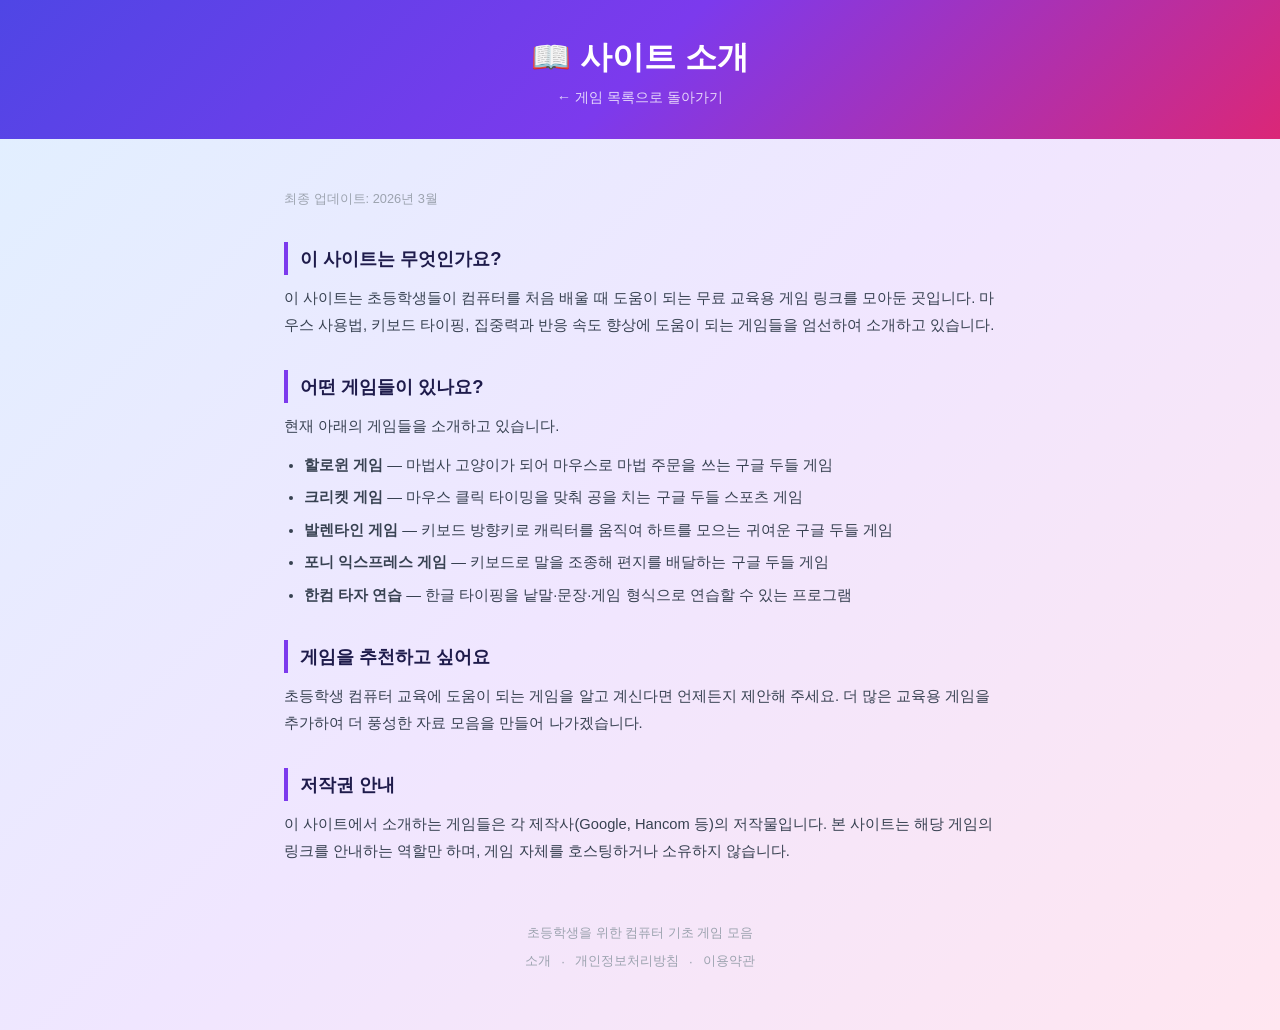
<file: about.html>
<!DOCTYPE html>
<html lang="ko">
<head>
  <meta charset="UTF-8" />
  <meta name="viewport" content="width=device-width, initial-scale=1.0" />
  <title>소개 - 컴퓨터 기초 게임 모음</title>
  <meta name="description" content="초등학생을 위한 컴퓨터 기초 게임 모음 사이트 소개 페이지입니다.">
  <meta name="google-adsense-account" content="ca-pub-3496961841649509">
  <script async src="https://pagead2.googlesyndication.com/pagead/js/adsbygoogle.js?client=ca-pub-3496961841649509"
       crossorigin="anonymous"></script>
  <link rel="stylesheet" href="style.css" />
</head>
<body>

  <div class="sub-header">
    <h1>📖 사이트 소개</h1>
    <a href="index.html">← 게임 목록으로 돌아가기</a>
  </div>

  <div class="sub-content">
    <p class="updated">최종 업데이트: 2026년 3월</p>

    <h2>이 사이트는 무엇인가요?</h2>
    <p>
      이 사이트는 초등학생들이 컴퓨터를 처음 배울 때 도움이 되는 무료 교육용 게임 링크를 모아둔 곳입니다.
      마우스 사용법, 키보드 타이핑, 집중력과 반응 속도 향상에 도움이 되는 게임들을 엄선하여 소개하고 있습니다.
    </p>

    <h2>어떤 게임들이 있나요?</h2>
    <p>현재 아래의 게임들을 소개하고 있습니다.</p>
    <ul>
      <li><strong>할로윈 게임</strong> — 마법사 고양이가 되어 마우스로 마법 주문을 쓰는 구글 두들 게임</li>
      <li><strong>크리켓 게임</strong> — 마우스 클릭 타이밍을 맞춰 공을 치는 구글 두들 스포츠 게임</li>
      <li><strong>발렌타인 게임</strong> — 키보드 방향키로 캐릭터를 움직여 하트를 모으는 귀여운 구글 두들 게임</li>
      <li><strong>포니 익스프레스 게임</strong> — 키보드로 말을 조종해 편지를 배달하는 구글 두들 게임</li>
      <li><strong>한컴 타자 연습</strong> — 한글 타이핑을 낱말·문장·게임 형식으로 연습할 수 있는 프로그램</li>
    </ul>

    <h2>게임을 추천하고 싶어요</h2>
    <p>
      초등학생 컴퓨터 교육에 도움이 되는 게임을 알고 계신다면 언제든지 제안해 주세요.
      더 많은 교육용 게임을 추가하여 더 풍성한 자료 모음을 만들어 나가겠습니다.
    </p>

    <h2>저작권 안내</h2>
    <p>
      이 사이트에서 소개하는 게임들은 각 제작사(Google, Hancom 등)의 저작물입니다.
      본 사이트는 해당 게임의 링크를 안내하는 역할만 하며, 게임 자체를 호스팅하거나 소유하지 않습니다.
    </p>
  </div>

  <footer class="site-footer">
    <p>초등학생을 위한 컴퓨터 기초 게임 모음</p>
    <div class="footer-links">
      <a href="about.html">소개</a>
      <span>·</span>
      <a href="privacy.html">개인정보처리방침</a>
      <span>·</span>
      <a href="terms.html">이용약관</a>
    </div>
  </footer>

</body>
</html>
</file>
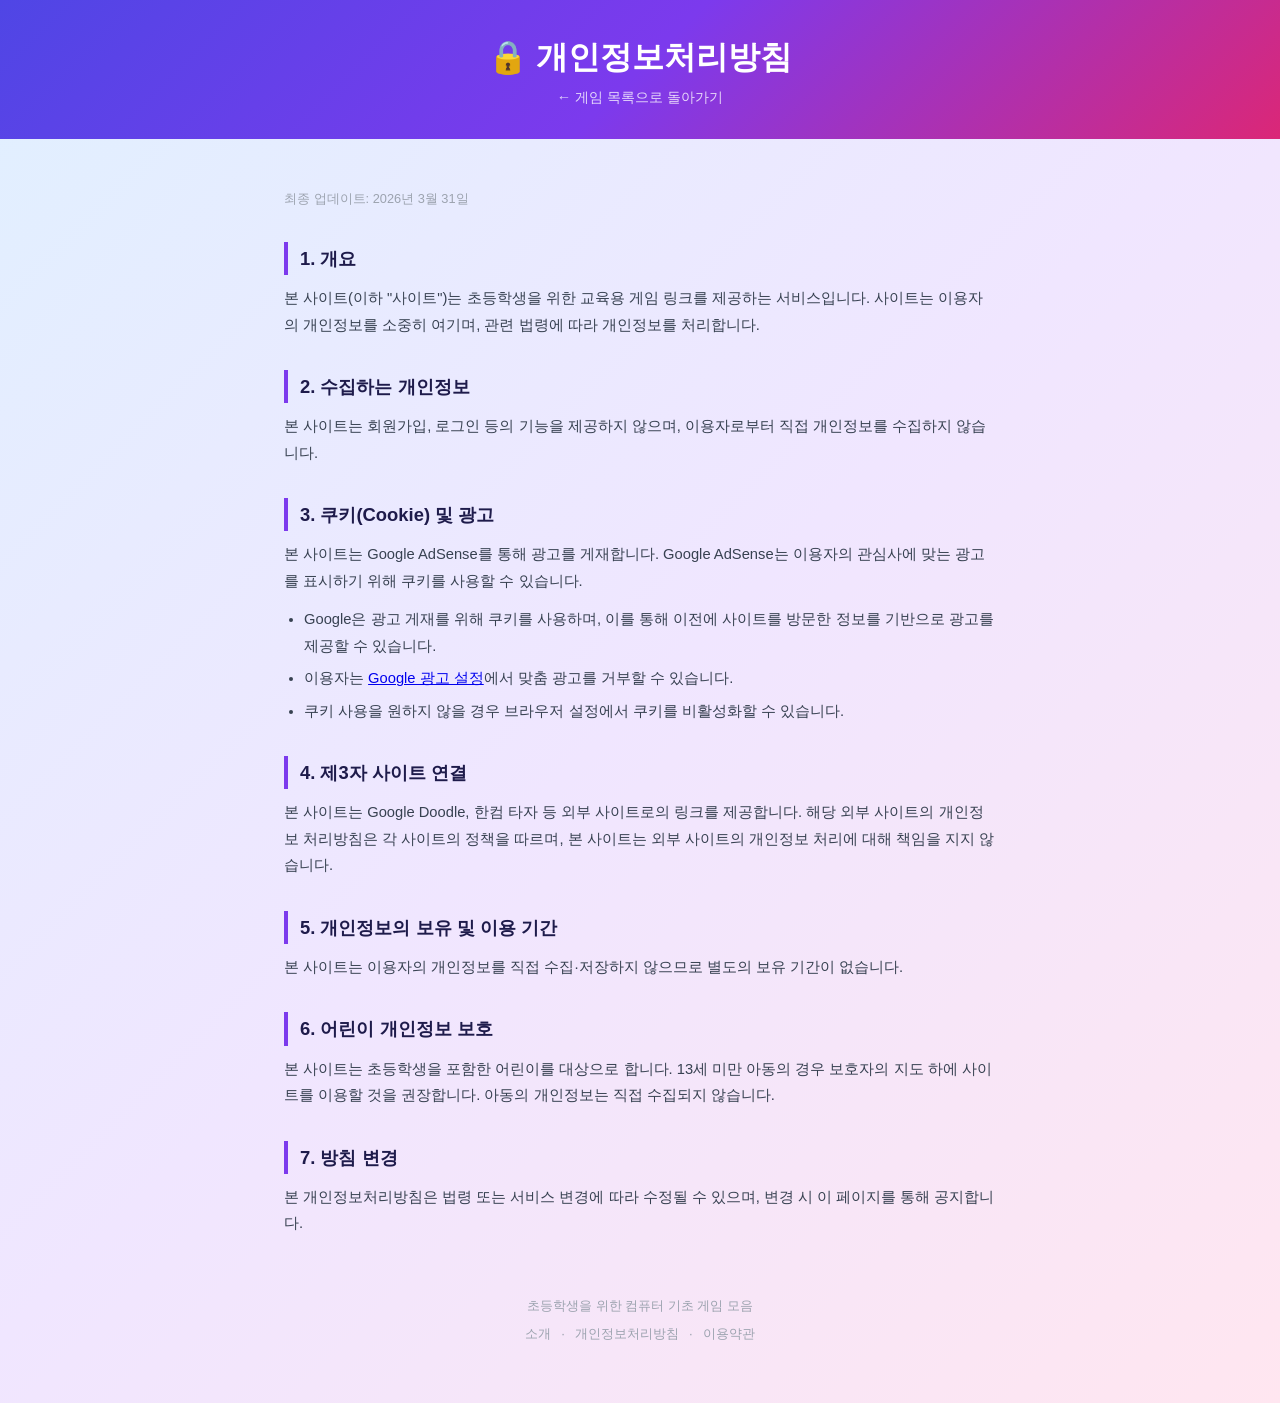
<file: privacy.html>
<!DOCTYPE html>
<html lang="ko">
<head>
  <meta charset="UTF-8" />
  <meta name="viewport" content="width=device-width, initial-scale=1.0" />
  <title>개인정보처리방침 - 컴퓨터 기초 게임 모음</title>
  <meta name="description" content="컴퓨터 기초 게임 모음 사이트의 개인정보처리방침입니다.">
  <meta name="google-adsense-account" content="ca-pub-3496961841649509">
  <script async src="https://pagead2.googlesyndication.com/pagead/js/adsbygoogle.js?client=ca-pub-3496961841649509"
       crossorigin="anonymous"></script>
  <link rel="stylesheet" href="style.css" />
</head>
<body>

  <div class="sub-header">
    <h1>🔒 개인정보처리방침</h1>
    <a href="index.html">← 게임 목록으로 돌아가기</a>
  </div>

  <div class="sub-content">
    <p class="updated">최종 업데이트: 2026년 3월 31일</p>

    <h2>1. 개요</h2>
    <p>
      본 사이트(이하 "사이트")는 초등학생을 위한 교육용 게임 링크를 제공하는 서비스입니다.
      사이트는 이용자의 개인정보를 소중히 여기며, 관련 법령에 따라 개인정보를 처리합니다.
    </p>

    <h2>2. 수집하는 개인정보</h2>
    <p>본 사이트는 회원가입, 로그인 등의 기능을 제공하지 않으며, 이용자로부터 직접 개인정보를 수집하지 않습니다.</p>

    <h2>3. 쿠키(Cookie) 및 광고</h2>
    <p>
      본 사이트는 Google AdSense를 통해 광고를 게재합니다. Google AdSense는 이용자의 관심사에 맞는 광고를 표시하기 위해
      쿠키를 사용할 수 있습니다.
    </p>
    <ul>
      <li>Google은 광고 게재를 위해 쿠키를 사용하며, 이를 통해 이전에 사이트를 방문한 정보를 기반으로 광고를 제공할 수 있습니다.</li>
      <li>이용자는 <a href="https://www.google.com/settings/ads" target="_blank" rel="noopener noreferrer">Google 광고 설정</a>에서 맞춤 광고를 거부할 수 있습니다.</li>
      <li>쿠키 사용을 원하지 않을 경우 브라우저 설정에서 쿠키를 비활성화할 수 있습니다.</li>
    </ul>

    <h2>4. 제3자 사이트 연결</h2>
    <p>
      본 사이트는 Google Doodle, 한컴 타자 등 외부 사이트로의 링크를 제공합니다.
      해당 외부 사이트의 개인정보 처리방침은 각 사이트의 정책을 따르며, 본 사이트는 외부 사이트의 개인정보 처리에 대해 책임을 지지 않습니다.
    </p>

    <h2>5. 개인정보의 보유 및 이용 기간</h2>
    <p>본 사이트는 이용자의 개인정보를 직접 수집·저장하지 않으므로 별도의 보유 기간이 없습니다.</p>

    <h2>6. 어린이 개인정보 보호</h2>
    <p>
      본 사이트는 초등학생을 포함한 어린이를 대상으로 합니다.
      13세 미만 아동의 경우 보호자의 지도 하에 사이트를 이용할 것을 권장합니다.
      아동의 개인정보는 직접 수집되지 않습니다.
    </p>

    <h2>7. 방침 변경</h2>
    <p>
      본 개인정보처리방침은 법령 또는 서비스 변경에 따라 수정될 수 있으며,
      변경 시 이 페이지를 통해 공지합니다.
    </p>
  </div>

  <footer class="site-footer">
    <p>초등학생을 위한 컴퓨터 기초 게임 모음</p>
    <div class="footer-links">
      <a href="about.html">소개</a>
      <span>·</span>
      <a href="privacy.html">개인정보처리방침</a>
      <span>·</span>
      <a href="terms.html">이용약관</a>
    </div>
  </footer>

</body>
</html>
</file>
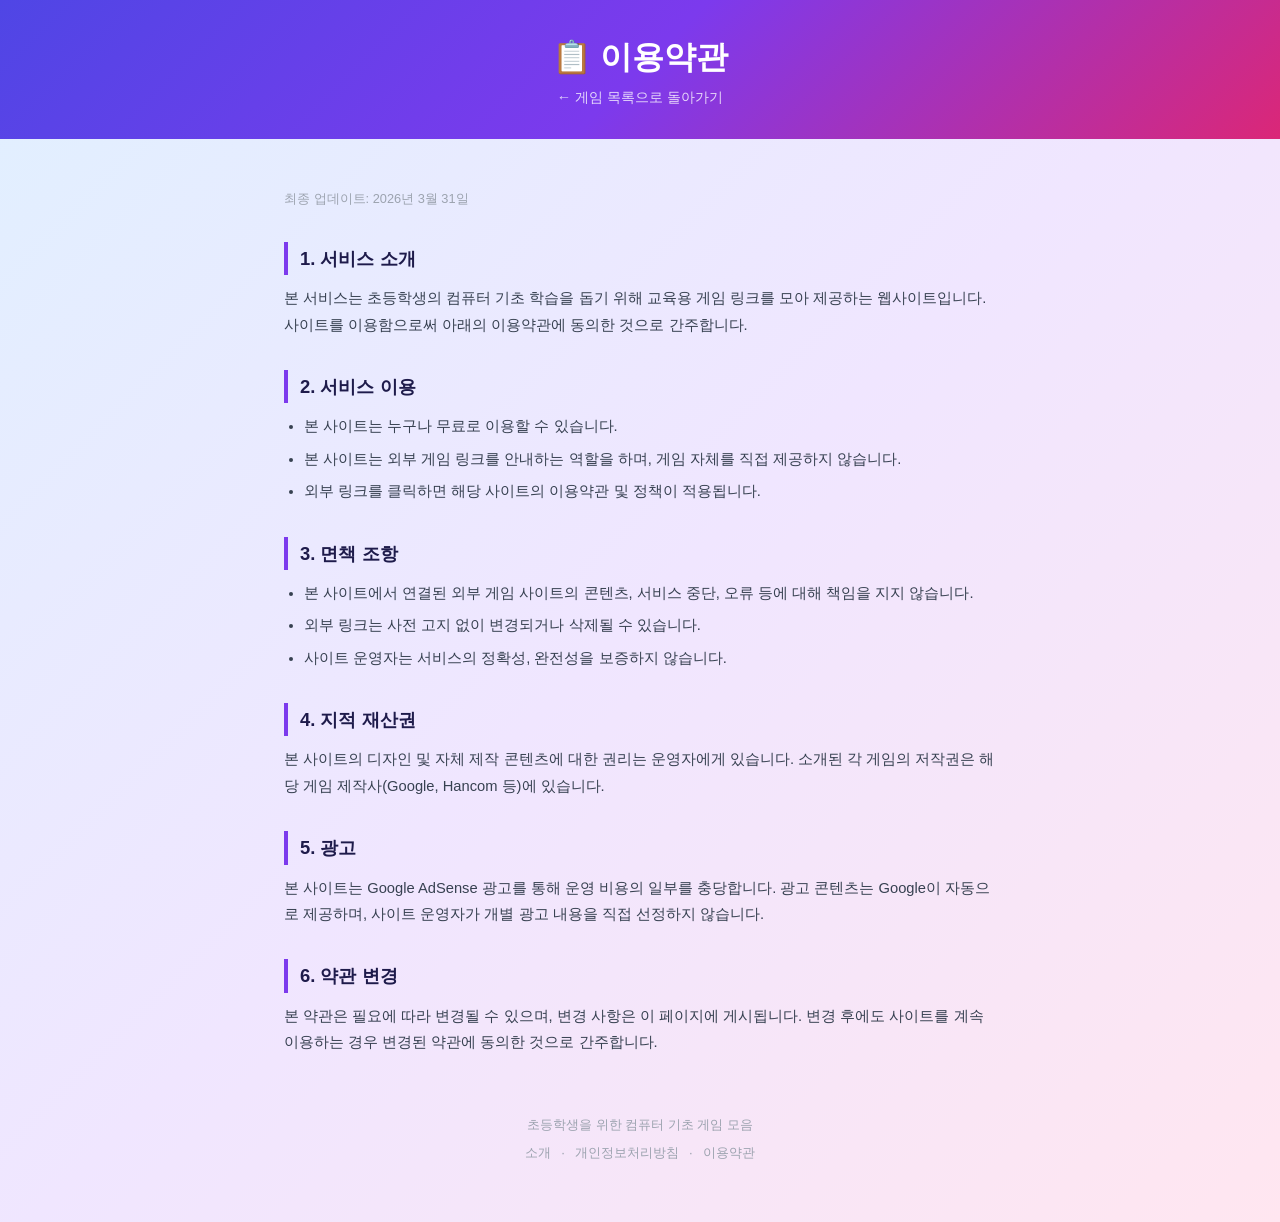
<file: terms.html>
<!DOCTYPE html>
<html lang="ko">
<head>
  <meta charset="UTF-8" />
  <meta name="viewport" content="width=device-width, initial-scale=1.0" />
  <title>이용약관 - 컴퓨터 기초 게임 모음</title>
  <meta name="description" content="컴퓨터 기초 게임 모음 사이트의 이용약관입니다.">
  <meta name="google-adsense-account" content="ca-pub-3496961841649509">
  <script async src="https://pagead2.googlesyndication.com/pagead/js/adsbygoogle.js?client=ca-pub-3496961841649509"
       crossorigin="anonymous"></script>
  <link rel="stylesheet" href="style.css" />
</head>
<body>

  <div class="sub-header">
    <h1>📋 이용약관</h1>
    <a href="index.html">← 게임 목록으로 돌아가기</a>
  </div>

  <div class="sub-content">
    <p class="updated">최종 업데이트: 2026년 3월 31일</p>

    <h2>1. 서비스 소개</h2>
    <p>
      본 서비스는 초등학생의 컴퓨터 기초 학습을 돕기 위해 교육용 게임 링크를 모아 제공하는 웹사이트입니다.
      사이트를 이용함으로써 아래의 이용약관에 동의한 것으로 간주합니다.
    </p>

    <h2>2. 서비스 이용</h2>
    <ul>
      <li>본 사이트는 누구나 무료로 이용할 수 있습니다.</li>
      <li>본 사이트는 외부 게임 링크를 안내하는 역할을 하며, 게임 자체를 직접 제공하지 않습니다.</li>
      <li>외부 링크를 클릭하면 해당 사이트의 이용약관 및 정책이 적용됩니다.</li>
    </ul>

    <h2>3. 면책 조항</h2>
    <ul>
      <li>본 사이트에서 연결된 외부 게임 사이트의 콘텐츠, 서비스 중단, 오류 등에 대해 책임을 지지 않습니다.</li>
      <li>외부 링크는 사전 고지 없이 변경되거나 삭제될 수 있습니다.</li>
      <li>사이트 운영자는 서비스의 정확성, 완전성을 보증하지 않습니다.</li>
    </ul>

    <h2>4. 지적 재산권</h2>
    <p>
      본 사이트의 디자인 및 자체 제작 콘텐츠에 대한 권리는 운영자에게 있습니다.
      소개된 각 게임의 저작권은 해당 게임 제작사(Google, Hancom 등)에 있습니다.
    </p>

    <h2>5. 광고</h2>
    <p>
      본 사이트는 Google AdSense 광고를 통해 운영 비용의 일부를 충당합니다.
      광고 콘텐츠는 Google이 자동으로 제공하며, 사이트 운영자가 개별 광고 내용을 직접 선정하지 않습니다.
    </p>

    <h2>6. 약관 변경</h2>
    <p>
      본 약관은 필요에 따라 변경될 수 있으며, 변경 사항은 이 페이지에 게시됩니다.
      변경 후에도 사이트를 계속 이용하는 경우 변경된 약관에 동의한 것으로 간주합니다.
    </p>
  </div>

  <footer class="site-footer">
    <p>초등학생을 위한 컴퓨터 기초 게임 모음</p>
    <div class="footer-links">
      <a href="about.html">소개</a>
      <span>·</span>
      <a href="privacy.html">개인정보처리방침</a>
      <span>·</span>
      <a href="terms.html">이용약관</a>
    </div>
  </footer>

</body>
</html>
</file>
<file: style.css>
* {
  margin: 0;
  padding: 0;
  box-sizing: border-box;
}

body {
  font-family: 'Segoe UI', 'Noto Sans KR', sans-serif;
  background: linear-gradient(135deg, #e0f0ff 0%, #f0e6ff 50%, #ffe6f0 100%);
  min-height: 100vh;
  padding: 0 0 60px;
}

/* Header */
header {
  background: linear-gradient(135deg, #4f46e5, #7c3aed, #db2777);
  color: white;
  text-align: center;
  padding: 48px 24px 40px;
  position: relative;
  overflow: hidden;
}

header::before {
  content: '';
  position: absolute;
  inset: 0;
  background: url("data:image/svg+xml,%3Csvg width='60' height='60' viewBox='0 0 60 60' xmlns='http://www.w3.org/2000/svg'%3E%3Cg fill='none' fill-rule='evenodd'%3E%3Cg fill='%23ffffff' fill-opacity='0.05'%3E%3Ccircle cx='30' cy='30' r='20'/%3E%3C/g%3E%3C/g%3E%3C/svg%3E");
  pointer-events: none;
}

header h1 {
  font-size: clamp(1.8rem, 5vw, 3rem);
  font-weight: 800;
  letter-spacing: -0.5px;
  margin-bottom: 12px;
  position: relative;
}

header h1 span {
  display: inline-block;
}

header p {
  font-size: clamp(0.95rem, 2.5vw, 1.15rem);
  opacity: 0.9;
  position: relative;
}

/* Badge strip */
.badge-strip {
  display: flex;
  justify-content: center;
  gap: 12px;
  flex-wrap: wrap;
  padding: 20px 24px;
  background: white;
  box-shadow: 0 2px 12px rgba(0,0,0,0.07);
}

.badge {
  background: #f0f4ff;
  color: #4f46e5;
  border: 1.5px solid #c7d2fe;
  border-radius: 999px;
  padding: 6px 16px;
  font-size: 0.82rem;
  font-weight: 600;
}

/* Main grid */
main {
  max-width: 1100px;
  margin: 48px auto 0;
  padding: 0 24px;
}

.section-title {
  font-size: 1.4rem;
  font-weight: 700;
  color: #1e1b4b;
  margin-bottom: 28px;
  display: flex;
  align-items: center;
  gap: 10px;
}

.section-title::after {
  content: '';
  flex: 1;
  height: 2px;
  background: linear-gradient(to right, #c7d2fe, transparent);
  border-radius: 2px;
}

.game-grid {
  display: grid;
  grid-template-columns: repeat(auto-fill, minmax(280px, 1fr));
  gap: 28px;
}

/* Game card */
.game-card {
  background: white;
  border-radius: 20px;
  overflow: hidden;
  box-shadow: 0 4px 20px rgba(0, 0, 0, 0.08);
  transition: transform 0.25s ease, box-shadow 0.25s ease;
  cursor: pointer;
  text-decoration: none;
  display: block;
  color: inherit;
}

.game-card:hover {
  transform: translateY(-6px);
  box-shadow: 0 12px 36px rgba(0, 0, 0, 0.15);
}

.game-card:hover .play-btn {
  opacity: 1;
  transform: translate(-50%, -50%) scale(1);
}

/* Thumbnail */
.thumbnail {
  position: relative;
  width: 100%;
  aspect-ratio: 16 / 9;
  overflow: hidden;
}

.thumbnail img {
  width: 100%;
  height: 100%;
  object-fit: cover;
  transition: transform 0.4s ease;
  display: block;
}

.game-card:hover .thumbnail img {
  transform: scale(1.05);
}

.thumbnail-fallback {
  width: 100%;
  height: 100%;
  display: flex;
  align-items: center;
  justify-content: center;
  font-size: 4.5rem;
}

.play-btn {
  position: absolute;
  top: 50%;
  left: 50%;
  transform: translate(-50%, -50%) scale(0.85);
  background: rgba(255, 255, 255, 0.92);
  border-radius: 50%;
  width: 56px;
  height: 56px;
  display: flex;
  align-items: center;
  justify-content: center;
  opacity: 0;
  transition: opacity 0.25s ease, transform 0.25s ease;
  box-shadow: 0 4px 16px rgba(0,0,0,0.2);
}

.play-btn svg {
  width: 24px;
  height: 24px;
  fill: #4f46e5;
  margin-left: 3px;
}

/* Tag badge on thumbnail */
.tag {
  position: absolute;
  top: 12px;
  left: 12px;
  background: rgba(255,255,255,0.92);
  color: #4f46e5;
  font-size: 0.72rem;
  font-weight: 700;
  padding: 4px 10px;
  border-radius: 999px;
  letter-spacing: 0.3px;
}

/* Card body */
.card-body {
  padding: 18px 20px 20px;
}

.card-body h2 {
  font-size: 1.05rem;
  font-weight: 700;
  color: #1e1b4b;
  margin-bottom: 6px;
}

.card-body p {
  font-size: 0.84rem;
  color: #6b7280;
  line-height: 1.55;
}

.card-footer {
  display: flex;
  align-items: center;
  gap: 8px;
  margin-top: 14px;
  padding-top: 14px;
  border-top: 1px solid #f3f4f6;
}

.card-footer span {
  font-size: 0.76rem;
  color: #9ca3af;
}

.dot {
  width: 5px;
  height: 5px;
  border-radius: 50%;
  flex-shrink: 0;
}

/* Individual card colors */
.card-halloween .thumbnail-fallback { background: linear-gradient(135deg, #1a0a2e, #3d1a6e); }
.card-cricket .thumbnail-fallback   { background: linear-gradient(135deg, #064e3b, #065f46); }
.card-valentine .thumbnail-fallback { background: linear-gradient(135deg, #9d174d, #db2777); }
.card-pony .thumbnail-fallback      { background: linear-gradient(135deg, #78350f, #b45309); }
.card-typing .thumbnail-fallback    { background: linear-gradient(135deg, #1e3a5f, #1d4ed8); }

.card-halloween .dot  { background: #a855f7; }
.card-cricket .dot    { background: #10b981; }
.card-valentine .dot  { background: #f43f5e; }
.card-pony .dot       { background: #f59e0b; }
.card-typing .dot     { background: #3b82f6; }

/* Footer */
.site-footer {
  text-align: center;
  margin-top: 60px;
  padding: 0 24px;
  color: #9ca3af;
  font-size: 0.82rem;
}

.footer-links {
  margin-top: 10px;
  display: flex;
  justify-content: center;
  gap: 10px;
  align-items: center;
}

.footer-links a {
  color: #9ca3af;
  text-decoration: none;
  font-size: 0.82rem;
}

.footer-links a:hover {
  color: #6b7280;
  text-decoration: underline;
}

/* Sub pages */
.sub-header {
  background: linear-gradient(135deg, #4f46e5, #7c3aed, #db2777);
  color: white;
  padding: 36px 24px 32px;
  text-align: center;
}

.sub-header h1 {
  font-size: clamp(1.4rem, 4vw, 2rem);
  font-weight: 800;
  margin-bottom: 8px;
}

.sub-header a {
  color: rgba(255,255,255,0.8);
  text-decoration: none;
  font-size: 0.9rem;
}

.sub-header a:hover { text-decoration: underline; }

.sub-content {
  max-width: 760px;
  margin: 48px auto;
  padding: 0 24px;
  line-height: 1.8;
  color: #374151;
}

.sub-content h2 {
  font-size: 1.15rem;
  font-weight: 700;
  color: #1e1b4b;
  margin: 32px 0 10px;
  padding-left: 12px;
  border-left: 4px solid #7c3aed;
}

.sub-content p {
  font-size: 0.92rem;
  margin-bottom: 12px;
}

.sub-content ul {
  padding-left: 20px;
  font-size: 0.92rem;
  margin-bottom: 12px;
}

.sub-content ul li { margin-bottom: 6px; }

.sub-content .updated {
  font-size: 0.8rem;
  color: #9ca3af;
  margin-bottom: 32px;
}

/* Responsive */
@media (max-width: 600px) {
  .game-grid {
    grid-template-columns: 1fr;
    gap: 20px;
  }
  main {
    margin-top: 32px;
  }
}
</file>
